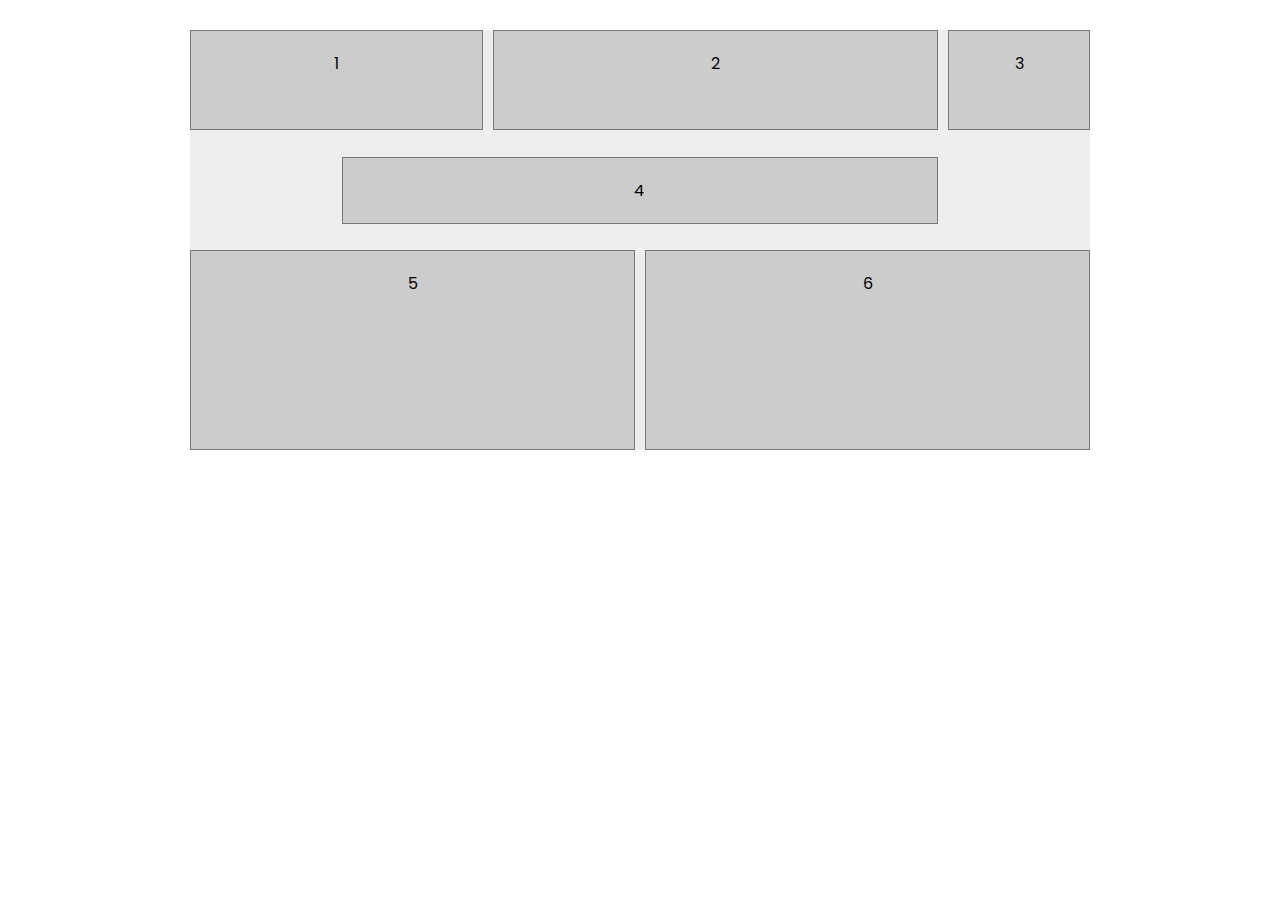
<file: basics/index.html>
<html lang="en">
<head>
    <meta charset="UTF-8">
    <meta name="viewport" content="width=device-width, initial-scale=1.0">
    <link rel="stylesheet" href="styles.css">
    <title>Basic Grid</title>
</head>
<body>
    <div class="grid-container">
        <div>1</div>
        <div>2</div>
        <div>3</div>
        <div>4</div>
        <div>5</div>
        <div>6</div>
      </div>  
</body>
</html>
</file>
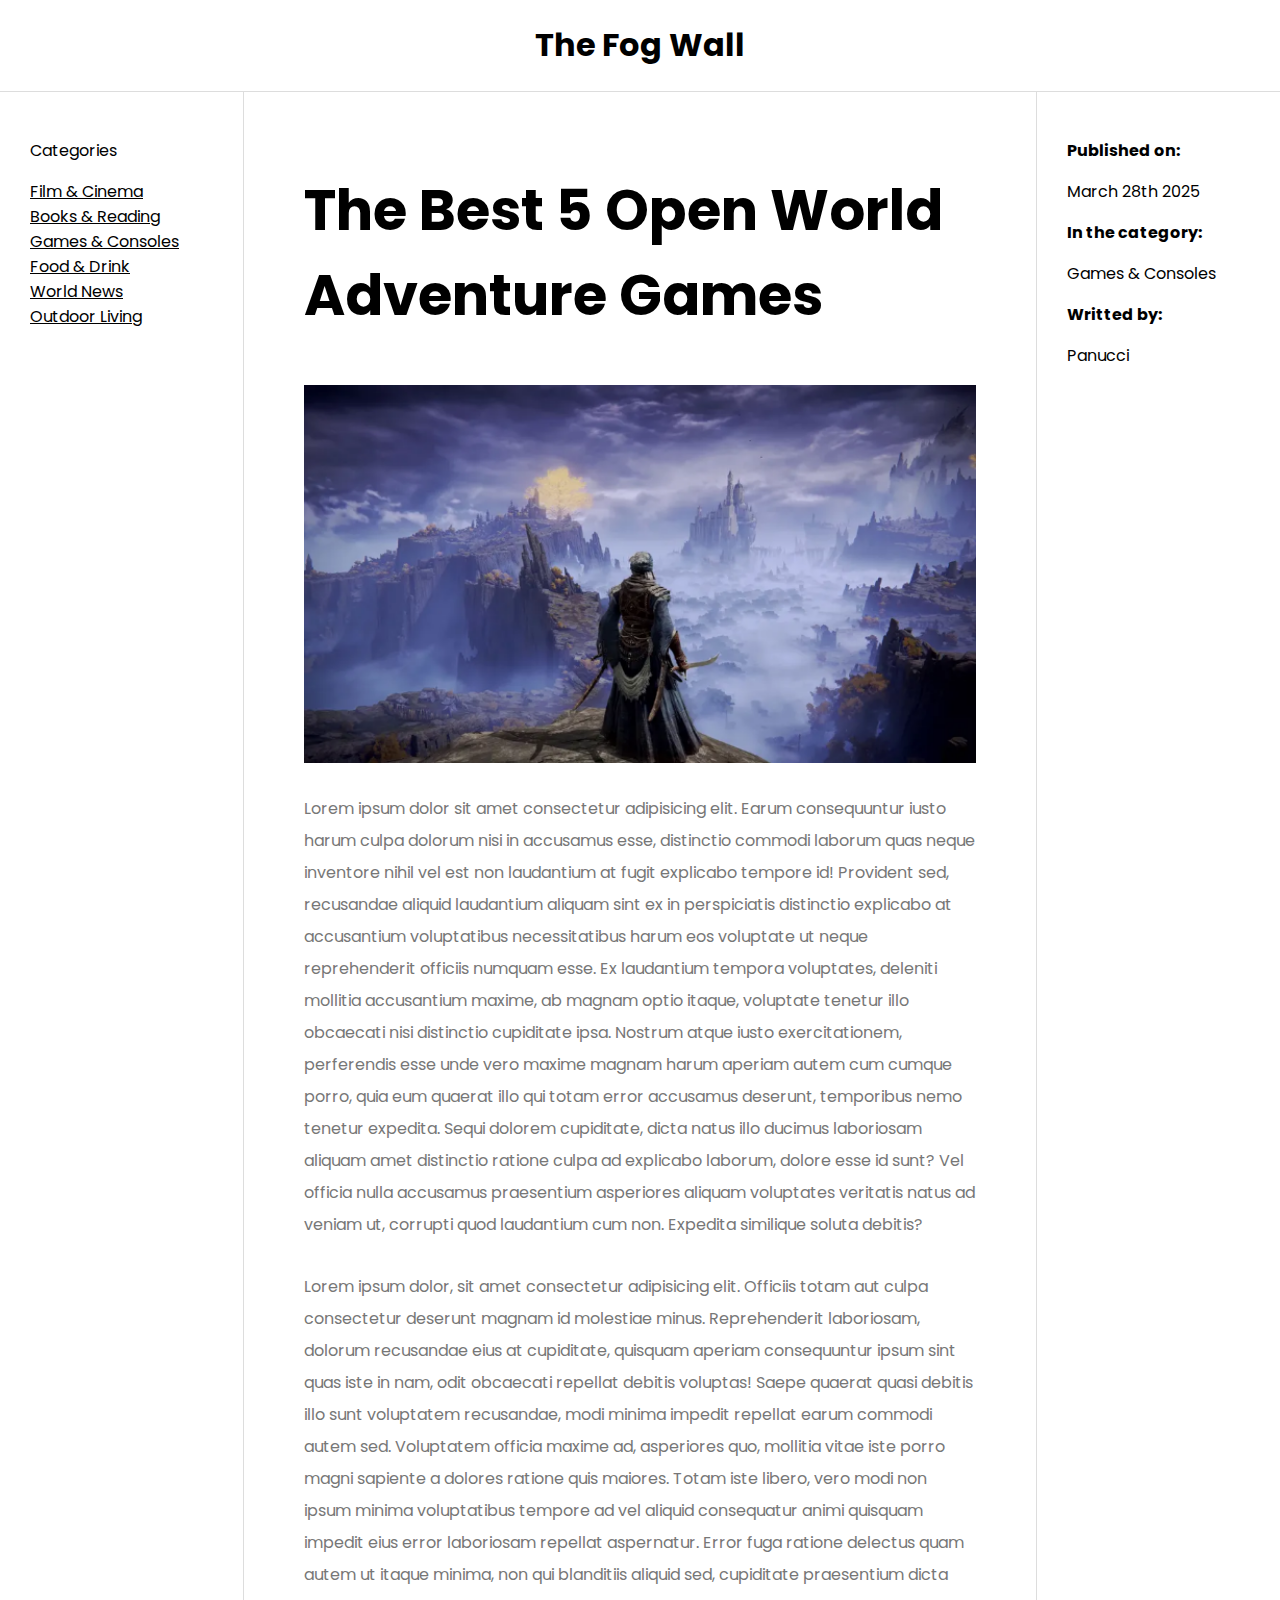
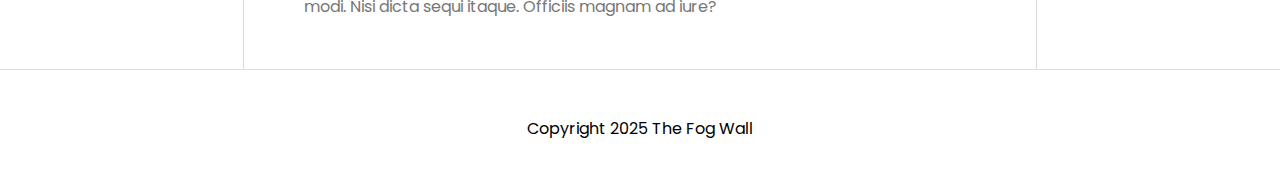
<file: holy-grail/index.html>
<html lang="en">
<head>
    <meta charset="UTF-8">
    <meta name="viewport" content="width=device-width, initial-scale=1.0">
    <link rel="stylesheet" href="styles.css">
    <title>Holy Grail Layout</title>
</head>
<body>
    <div class="grid-container">
        <header>
          <h1>The Fog Wall</h1>
        </header>
        <nav>
          <p>Categories</p>
          <li>Film & Cinema</li>
          <li>Books & Reading</li>
          <li>Games & Consoles</li>
          <li>Food & Drink</li>
          <li>World News</li>
          <li>Outdoor Living</li>
        </nav>
        <article>
          <h2>The Best 5 Open World Adventure Games</h2>
          <img src="img/banner.png" alt="article banner">
          <p>Lorem ipsum dolor sit amet consectetur adipisicing elit. Earum consequuntur iusto harum culpa dolorum nisi in accusamus esse, distinctio commodi laborum quas neque inventore nihil vel est non laudantium at fugit explicabo tempore id! Provident sed, recusandae aliquid laudantium aliquam sint ex in perspiciatis distinctio explicabo at accusantium voluptatibus necessitatibus harum eos voluptate ut neque reprehenderit officiis numquam esse. Ex laudantium tempora voluptates, deleniti mollitia accusantium maxime, ab magnam optio itaque, voluptate tenetur illo obcaecati nisi distinctio cupiditate ipsa. Nostrum atque iusto exercitationem, perferendis esse unde vero maxime magnam harum aperiam autem cum cumque porro, quia eum quaerat illo qui totam error accusamus deserunt, temporibus nemo tenetur expedita. Sequi dolorem cupiditate, dicta natus illo ducimus laboriosam aliquam amet distinctio ratione culpa ad explicabo laborum, dolore esse id sunt? Vel officia nulla accusamus praesentium asperiores aliquam voluptates veritatis natus ad veniam ut, corrupti quod laudantium cum non. Expedita similique soluta debitis?</p>
          <p>Lorem ipsum dolor, sit amet consectetur adipisicing elit. Officiis totam aut culpa consectetur deserunt magnam id molestiae minus. Reprehenderit laboriosam, dolorum recusandae eius at cupiditate, quisquam aperiam consequuntur ipsum sint quas iste in nam, odit obcaecati repellat debitis voluptas! Saepe quaerat quasi debitis illo sunt voluptatem recusandae, modi minima impedit repellat earum commodi autem sed. Voluptatem officia maxime ad, asperiores quo, mollitia vitae iste porro magni sapiente a dolores ratione quis maiores. Totam iste libero, vero modi non ipsum minima voluptatibus tempore ad vel aliquid consequatur animi quisquam impedit eius error laboriosam repellat aspernatur. Error fuga ratione delectus quam autem ut itaque minima, non qui blanditiis aliquid sed, cupiditate praesentium dicta modi. Nisi dicta sequi itaque. Officiis magnam ad iure?</p>
        </article>
        <aside>
          <ul>
            <li>
              <p><strong>Published on:</strong></p>
              <p>March 28th 2025</p>
            </li>
            <li>
              <p><strong>In the category:</strong></p>
              <p>Games & Consoles</p>
            </li>
            <li>
              <p><strong>Writted by:</strong></p>
              <p>Panucci</p>
            </li>
          </ul>
        </aside>
        <footer>
          <p>Copyright 2025 The Fog Wall</p>
        </footer>
    </div>
</body>
</html>
</file>
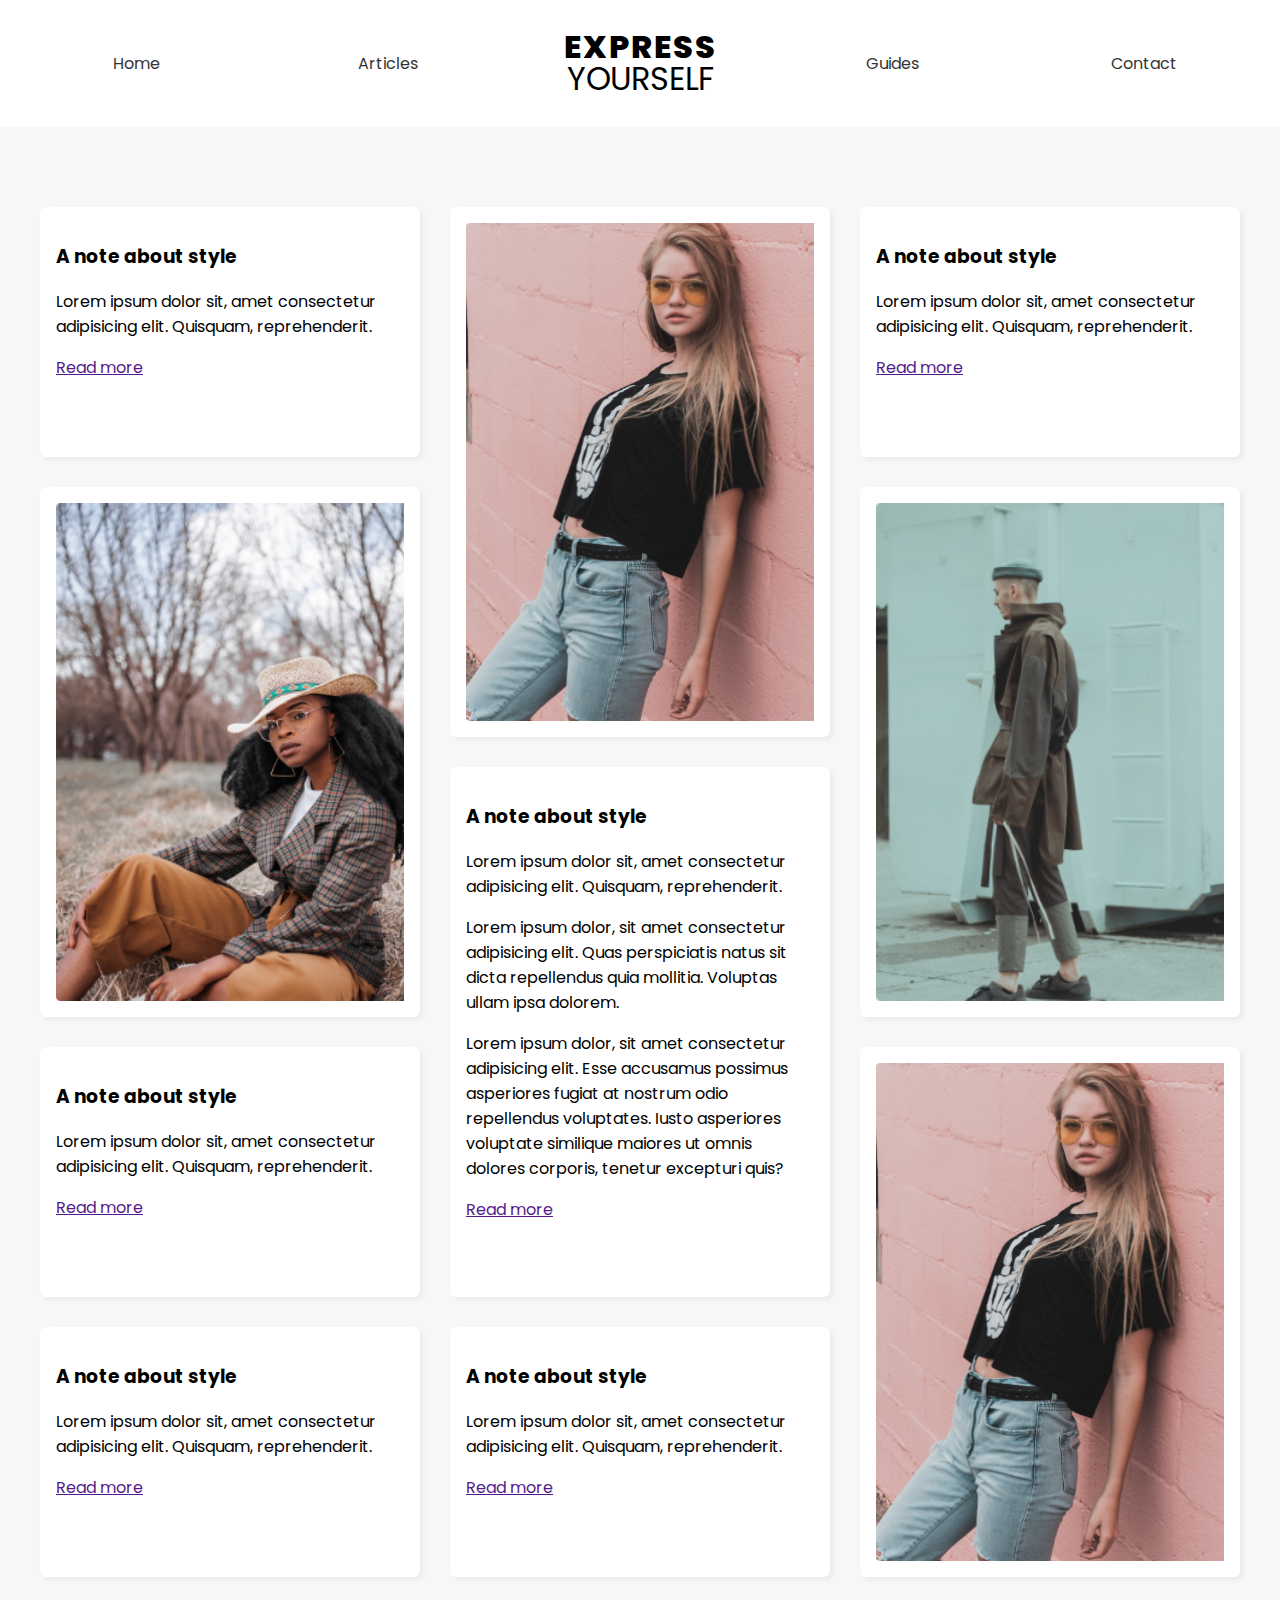
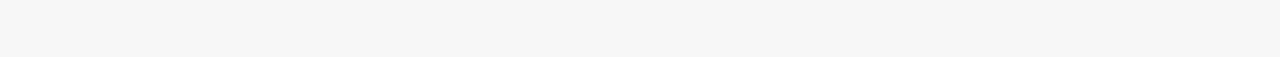
<file: masonry/index.html>
<!DOCTYPE html>
<html lang="en">
<head>
    <meta charset="UTF-8">
    <meta name="viewport" content="width=device-width, initial-scale=1.0">
    <link rel="stylesheet" href="styles.css">
    <title>Masonry style layout</title>
</head>
<body>
    <header>
        <nav>
          <a href="/">Home</a>
          <a href="/">Articles</a>
          <h1>
            <div>Express</div>
            <div>Yourself</div>
          </h1>
          <a href="/">Guides</a>
          <a href="/">Contact</a>
        </nav>
    </header>
    <main>
        <div class="short">
          <h3>A note about style</h3>
          <p>Lorem ipsum dolor sit, amet consectetur adipisicing elit. Quisquam, reprehenderit.</p>
          <a href="">Read more</a>
        </div>
        <div class="tall">
          <img src="img/1.png" alt="model">
        </div>
        <div class="short">
          <h3>A note about style</h3>
          <p>Lorem ipsum dolor sit, amet consectetur adipisicing elit. Quisquam, reprehenderit.</p>
          <a href="">Read more</a>
        </div>
        <div class="tall">
          <img src="img/2.png" alt="model">
        </div>
        <div class="tall">
          <img src="img/3.png" alt="model">
        </div>
        <div class="tall">
          <h3>A note about style</h3>
          <p>Lorem ipsum dolor sit, amet consectetur adipisicing elit. Quisquam, reprehenderit.</p>
          <p>Lorem ipsum dolor, sit amet consectetur adipisicing elit. Quas perspiciatis natus sit dicta repellendus quia mollitia. Voluptas ullam ipsa dolorem.</p>
          <p>Lorem ipsum dolor, sit amet consectetur adipisicing elit. Esse accusamus possimus asperiores fugiat at nostrum odio repellendus voluptates. Iusto asperiores voluptate similique maiores ut omnis dolores corporis, tenetur excepturi quis?</p>
          <a href="">Read more</a>
        </div>
        <div class="short">
          <h3>A note about style</h3>
          <p>Lorem ipsum dolor sit, amet consectetur adipisicing elit. Quisquam, reprehenderit.</p>
          <a href="">Read more</a>
        </div>
        <div class="tall">
          <img src="img/1.png" alt="model">
        </div>
        <div class="short">
          <h3>A note about style</h3>
          <p>Lorem ipsum dolor sit, amet consectetur adipisicing elit. Quisquam, reprehenderit.</p>
          <a href="">Read more</a>
        </div>
        <div class="short">
          <h3>A note about style</h3>
          <p>Lorem ipsum dolor sit, amet consectetur adipisicing elit. Quisquam, reprehenderit.</p>
          <a href="">Read more</a>
        </div>
    </main>
</body>
</html>
</file>
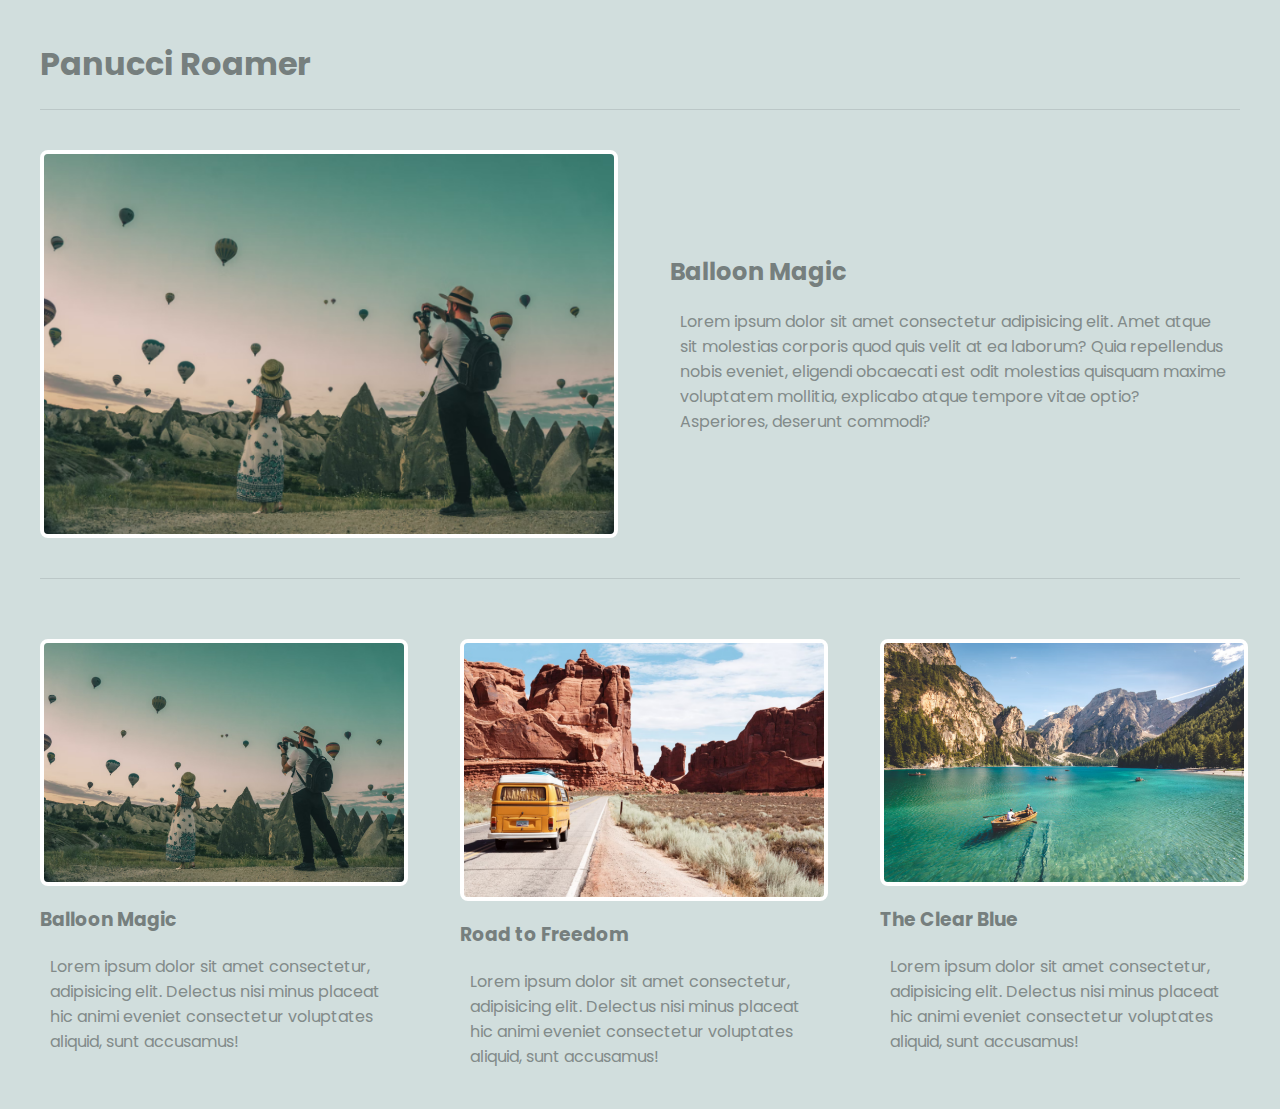
<file: multi-column/index.html>
<html lang="en">
<head>
    <meta charset="UTF-8">
    <meta name="viewport" content="width=device-width, initial-scale=1.0">
    <link rel="stylesheet" href="styles.css">
    <title>Multi column blog layout</title>
</head>
<body>
    <header>
        <h1>Panucci Roamer</h1>
    </header>
    <main class="grid-container">
        <article class="featured">
          <img src="img/1.png" alt="featured img">
          <div>
            <h2>Balloon Magic</h2>
            <p>Lorem ipsum dolor sit amet consectetur adipisicing elit. Amet atque sit molestias corporis quod quis velit at ea laborum? Quia repellendus nobis eveniet, eligendi obcaecati est odit molestias quisquam maxime voluptatem mollitia, explicabo atque tempore vitae optio? Asperiores, deserunt commodi?</p>
          </div>
        </article>
        <article>
          <img src="img/1.png" alt="article img">
          <div>
            <h3>Balloon Magic</h3>
            <p>Lorem ipsum dolor sit amet consectetur, adipisicing elit. Delectus nisi minus placeat hic animi eveniet consectetur voluptates aliquid, sunt accusamus!</p>
          </div>
        </article>
        <article>
          <img src="img/2.png" alt="article img">
          <div>
            <h3>Road to Freedom</h3>
            <p>Lorem ipsum dolor sit amet consectetur, adipisicing elit. Delectus nisi minus placeat hic animi eveniet consectetur voluptates aliquid, sunt accusamus!</p>
          </div>
        </article>
        <article>
          <img src="img/3.png" alt="article img">
          <div>
            <h3>The Clear Blue</h3>
            <p>Lorem ipsum dolor sit amet consectetur, adipisicing elit. Delectus nisi minus placeat hic animi eveniet consectetur voluptates aliquid, sunt accusamus!</p>
          </div>
        </article>
    </main>
</body>
</html>
</file>
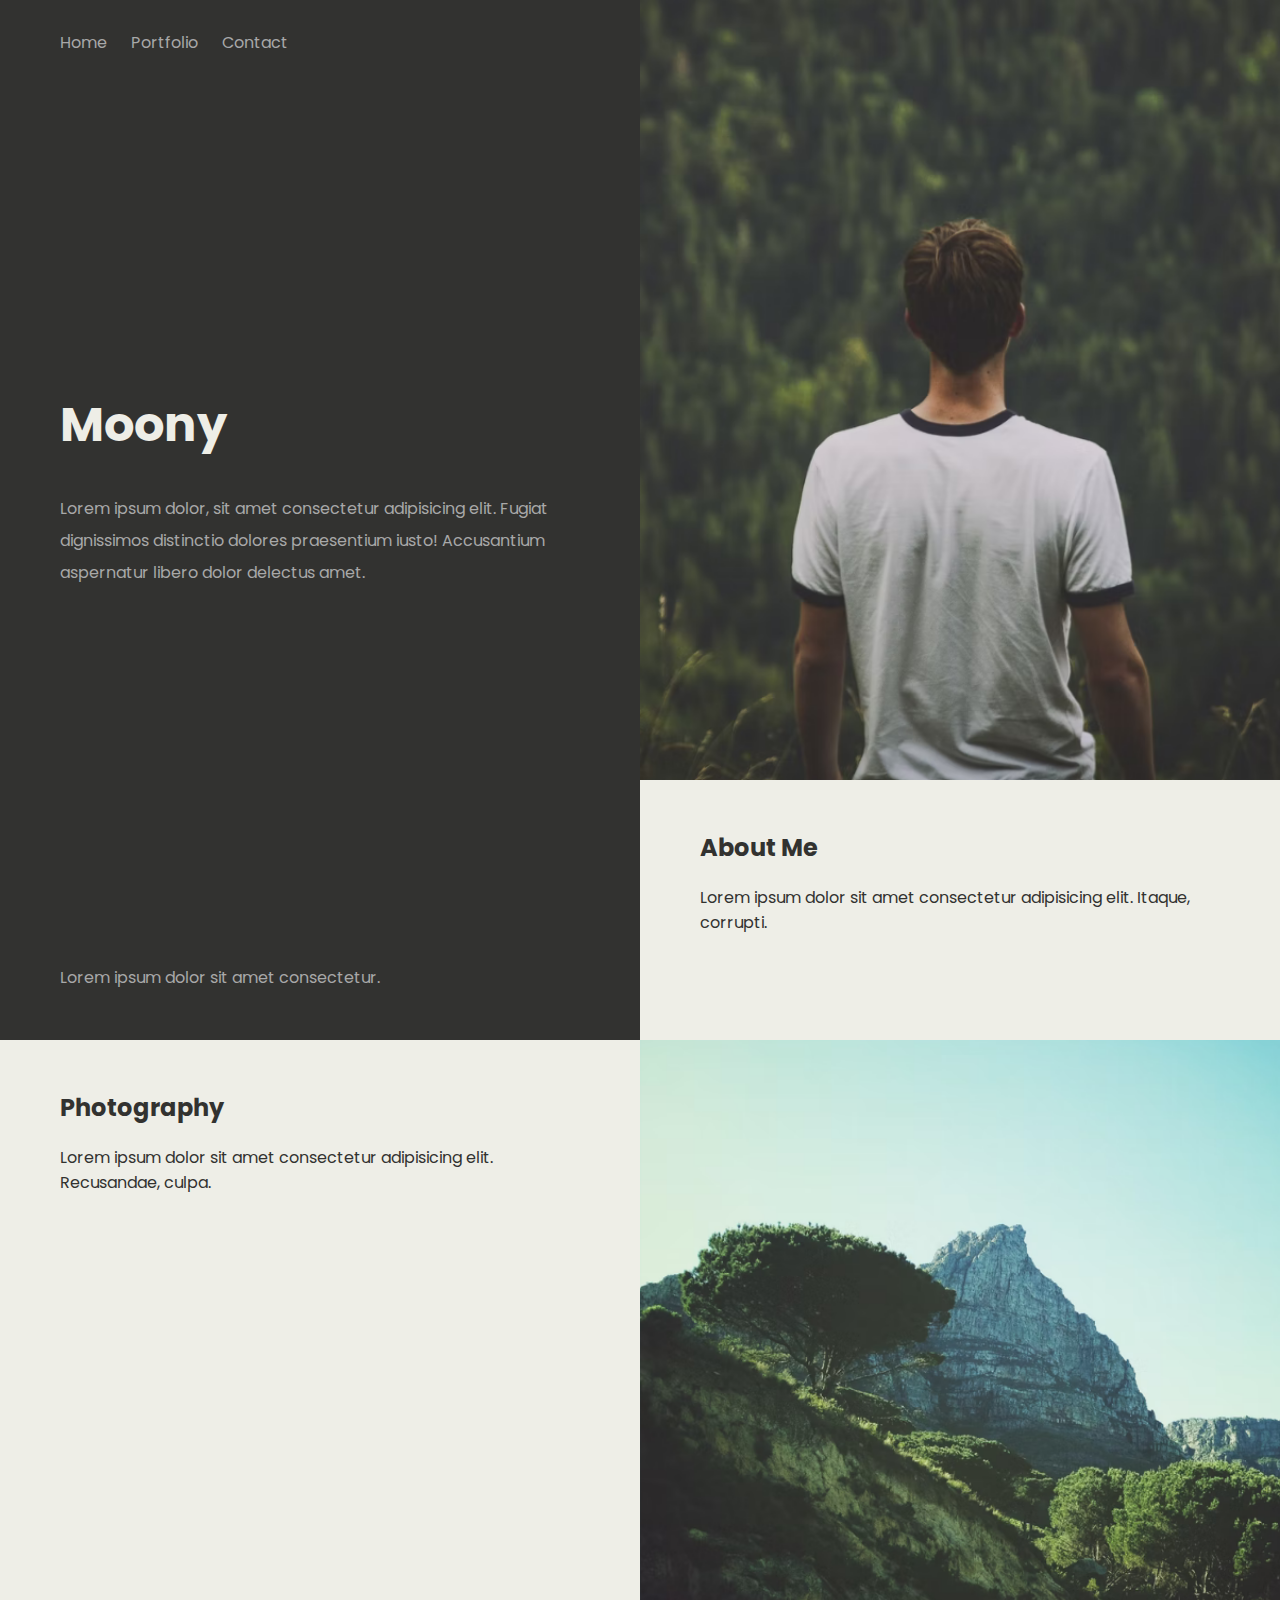
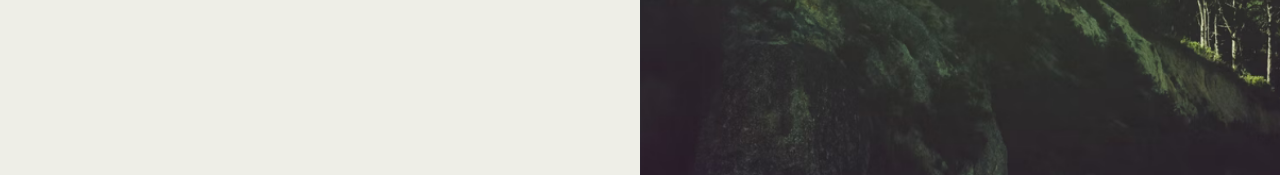
<file: portfolio/index.html>
<!DOCTYPE html>
<html lang="en">
<head>
    <meta charset="UTF-8">
    <meta name="viewport" content="width=device-width, initial-scale=1.0">
    <link rel="stylesheet" href="styles.css">
    <title>>Portfolio Full-Screen Layout</title>
</head>
<body>
    <main>
        <div class="panel welcome">
          <nav>
            <a href="">Home</a>
            <a href="">Portfolio</a>
            <a href="">Contact</a>
          </nav>
          <div>
            <h1>Moony</h1>
            <p>Lorem ipsum dolor, sit amet consectetur adipisicing elit. Fugiat dignissimos distinctio dolores praesentium iusto! Accusantium aspernatur libero dolor delectus amet.</p>
          </div>
          <footer>
            <p>Lorem ipsum dolor sit amet consectetur.</p>
          </footer>
        </div>
        <div class="panel about">
          <img src="img/1.png" alt="main pic">
          <div class="text">
            <h2>About Me</h2>
            <p>Lorem ipsum dolor sit amet consectetur adipisicing elit. Itaque, corrupti.</p>
          </div>
        </div>
        <div class="panel photos">
          <div class="text">
            <h2>Photography</h2>
            <p>Lorem ipsum dolor sit amet consectetur adipisicing elit. Recusandae, culpa.</p>
          </div>
          <img src="img/2.png" alt="landscape pic">
        </div>
    </main>
</body>
</html>
</file>
<file: basics/styles.css>
@import url('https://fonts.googleapis.com/css2?family=Poppins:wght@200;400;500;600;800&family=VT323&display=swap');

body {
  margin: 30px;
  font-family: "Poppins";
}

.grid-container {
  background: #eee;
  max-width: 900px;
  margin: 0 auto;
  display: grid;
  /* grid-template-columns: 300px 300px 300px; */
  grid-template-columns: repeat(6, 1fr);
  grid-template-rows: 100px 100px 200px;
  grid-gap: 10px;
  justify-items: stretch; /* default is stretch */
  align-items: stretch; /* default is stretch */
}
.grid-container > div {
  background: #ccc;
  text-align: center;
  padding: 20px;
  border: 1px solid #777;
}
.grid-container > div:nth-child(1) {
  grid-column: 1 / span 2;
}
.grid-container > div:nth-child(2) {
  grid-column: span 3;
}
.grid-container > div:nth-child(3) {
  /* grid-column: span 1; */ /* auto spans 1 without declaring it */
}
.grid-container > div:nth-child(4) {
  grid-column: 2 / 6;
  align-self: center;
}
.grid-container > div:nth-child(5) {
  grid-column: span 3;
}
.grid-container > div:nth-child(6) {
  grid-column: span 3;
  /* justify-self: end;
  align-self: start; */
}
</file>
<file: holy-grail/styles.css>
@import url('https://fonts.googleapis.com/css2?family=Poppins:wght@200;400;500;600;800&family=VT323&display=swap');

body {
  margin: 0;
  font-family: "Poppins";
}
ul, li {
  padding: 0;
  list-style-type: none;
}

.grid-container {
  display: grid;
  grid-template-columns: 1fr 3fr 1fr;
  column-gap: 30px;
}
header {
  grid-column: span 3;
  text-align: center;
  border-bottom: 1px solid #ddd;
}
nav {
  padding: 30px;
  border-right: 1px solid #ddd;
}
nav li {
  text-decoration: underline;
}
article {
  padding: 30px;
}
article h2 {
  font-size: 3.5em;
  max-width: 800px;
}
article img {
  width: 100%;
}
article p {
  margin-top: 30px;
  line-height: 2em;
  color: #777;
}
aside {
  padding: 30px;
  border-left: 1px solid #ddd;
}
footer {
  grid-column: span 3;
  text-align: center;
  border-top: 1px solid #ddd;
  padding: 30px;
}

/* responsive */
@media screen and (max-width: 1200px) {
  nav {
    grid-column: span 3;
    border-right: 0;
    border-bottom: 1px solid #ddd;
  }
  nav li {
    display: inline-block;
    margin-right: 10px;
  }
  article {
    grid-column: span 2;
  }
  aside {
    padding: 16px;
  }
}

@media screen and (max-width: 980px) {
  nav, article, aside {
    grid-column: span 3;
  }
  aside {
    border-left: 0;
    border-top: 1px solid #ddd;
  }
  article h2 {
    font-size: 2.5em;
  }
}
</file>
<file: masonry/styles.css>
@import url('https://fonts.googleapis.com/css2?family=Poppins:wght@200;400;500;600;800&family=VT323&display=swap');

body {
  margin: 0;
  font-family: "Poppins";
  background: #f7f7f7;
}

header {
  background: #fff;
  padding: 10px;
}
nav {
  max-width: 1400px;
  margin: 0 auto;
  display: grid;
  grid-template-columns: repeat(5, 1fr);
  align-items: center;
  text-align: center;
}
nav a {
  text-decoration: none;
  color: #333;
}
nav h1 {
  text-transform: uppercase;
  line-height: 1em;
}
nav h1 div:first-child {
  font-weight: 800;
  letter-spacing: 1.5px;
}
nav h1 div:last-child {
  font-weight: 400;
}
main {
  max-width: 1200px;
  margin: 60px auto;
  padding: 20px;
  display: grid;
  grid-template-columns: 1fr 1fr 1fr;
  grid-auto-rows: 250px;
  gap: 30px;
}
main div {
  overflow: hidden;
  background: #fff;
  border-radius: 6px;
  border: 16px solid #fff;
  box-shadow: 3px 3px 5px rgba(0,0,0,0.05);
}
main img {
  min-width: 100%;
  height: 100%;
}
main .short {
  grid-row: span 1;
}
main .tall {
  grid-row: span 2;
}

@media screen and (max-width: 960px) {
  main {
    grid-template-columns: 1fr 1fr;
  }
}

@media screen and (max-width: 620px) {
  main {
    grid-template-columns: 1fr;
    max-width: 400px;
    margin-top: 20px;
  }
  nav {
    grid-template-columns: repeat(4, 1fr);
  }
  nav h1{
    grid-column: 1 / span 4;
    grid-row: 1;
  }  
}
</file>
<file: multi-column/styles.css>
@import url('https://fonts.googleapis.com/css2?family=Poppins:wght@200;400;500;600;800&family=VT323&display=swap');

body {
  margin: 20px;
  font-family: "Poppins";
  background: #d1dedd;
}
ul, li {
  padding: 0;
  list-style-type: none;
}
h1,h2,h3 {
  color: #767f7e;
}
p {
  color: #828b8a;
}

header {
  max-width: 1200px;
  margin: 40px auto;
  border-bottom: 1px solid #bbc7c7;
}
.grid-container {
  display: grid;
  grid-template-columns: 1fr 1fr 1fr;
  gap: 60px;
  max-width: 1200px;
  margin: 20px auto;
}
article.featured {
  grid-column: span 3;
  display: grid;
  grid-template-columns: 1fr 1fr;
  gap: 60px;
  align-items: center;
  border-bottom: 1px solid #bbc7c7;
  padding-bottom: 40px;
}
article img, article.featured img {
  width: 100%;
  border: 4px solid #fff;
  border-radius: 8px;
}
article p, .article h3 {
  margin: 20px 10px;
}

/* responsive */
@media screen and (max-width: 980px) {
  article {
    grid-column: span 3;
    display: grid;
    grid-template-columns: 1fr 1fr;
    gap: 60px;
    align-items: center;
  }
}

@media screen and (max-width: 760px) {
  article, article.featured {
    display: block;
    margin: 0 20px;
  }
}
</file>
<file: portfolio/styles.css>
@import url('https://fonts.googleapis.com/css2?family=Poppins:wght@200;400;500;600;800&family=VT323&display=swap');

body {
  margin: 0;
  font-family: "Poppins";
}

main {
  display: grid;
  grid-template-columns: 1.2fr 1fr 1fr;
  min-height: 100%;
}
.panel {
  display: grid;
  grid-template-columns: 1fr;
}
.panel .text {
  background: #eeeee7;
  color: #323230;
  padding: 30px 60px;
}

/* welcome panel */
.panel.welcome {
  background: #323230;
  padding: 30px 60px;
  grid-auto-rows: 1fr;
}
.panel.welcome nav a {
  color: #a8a8a8;
  text-decoration: none;
  margin-right: 20px;
}
.panel.welcome p {
  color: #a8a8a8;
  max-width: 540px;
  line-height: 2em;
}
.panel.welcome h1 {
  color: #eeeee7;
  font-size: 3em;
}
.panel.welcome footer {
  align-self: end;
}

/* about panel */
.panel.about {
  grid-template-rows: 3fr 1fr;
  overflow: hidden;
}
.panel.about img {
  min-height: 100%;
  min-width: 100%;
}

/* photos panel */
.panel.photos {
  grid-template-rows: 1fr 3fr;
  overflow: hidden;
}
.panel.photos img {
  min-height: 100%;
  min-width: 100%;
}

@media screen and (max-width: 1400px) {
  main {
    grid-template-columns: 1fr 1fr;
  }
  .panel.photos {
    grid-column: span 2;
    grid-template-columns: 1fr 1fr;
    grid-template-rows: 1fr;
  }
}
@media screen and (max-width: 960px) {
  main {
    grid-template-columns: 1fr;
    grid-template-rows: 500px 400px 400px;
  }
  .panel.about {
    grid-column: span 2;
    grid-template-columns: 1fr 1fr;
    grid-template-rows: 1fr;
  }
  .panel img {
    width: 100%;
  }
}
@media screen and (max-width: 680px) {
  main {
    grid-template-rows: 700px 600px 600px;
  }
  .panel.about, .panel.photos {
    grid-column: span 1;
    grid-template-columns: 1fr;
    grid-template-rows: 1fr 1fr;
    border-bottom: 1px solid #dcdcd0;
  }
  
  .panel img {
    width: 100%;
  }
}
</file>
